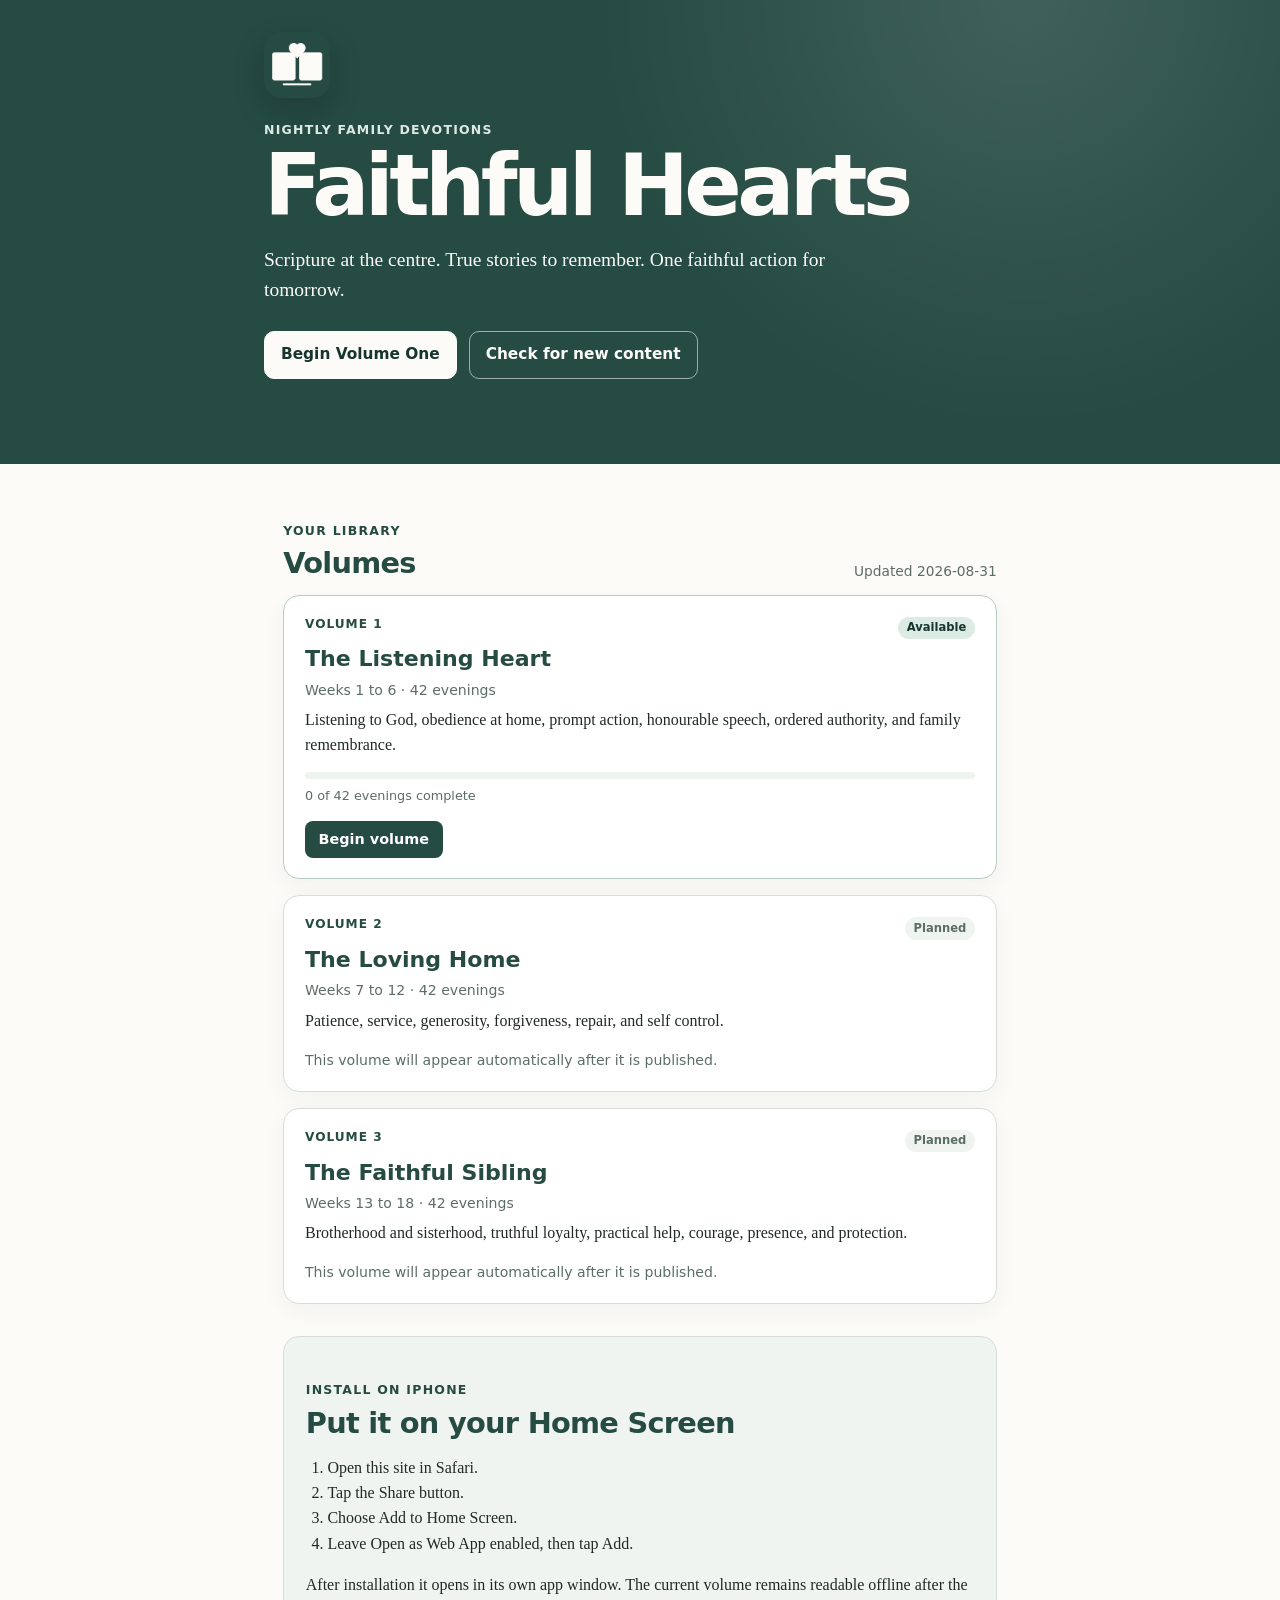
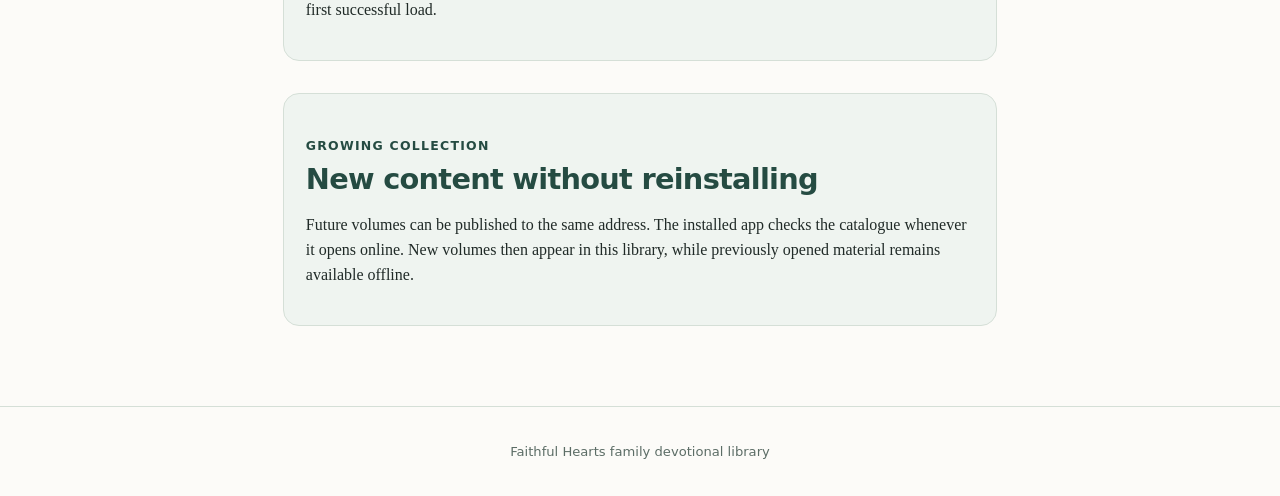
<file: index.html>
<!doctype html>
<html lang="en-CA">
<head>
  <meta charset="utf-8">
  <meta name="viewport" content="width=device-width, initial-scale=1, viewport-fit=cover">
  <meta name="theme-color" content="#254b42">
  <meta name="apple-mobile-web-app-capable" content="yes">
  <meta name="apple-mobile-web-app-status-bar-style" content="default">
  <meta name="apple-mobile-web-app-title" content="Faithful Hearts">
  <title>Faithful Hearts</title>
  <link rel="manifest" href="manifest.webmanifest">
  <link rel="apple-touch-icon" href="apple_touch_icon.png">
  <link rel="icon" href="icon_192.png" type="image/png">
  <link rel="stylesheet" href="app.css">
</head>
<body class="library_page">
  <header class="library_hero">
    <div class="library_hero_inner">
      <img class="library_logo" src="icon_192.png" alt="">
      <p class="library_eyebrow">Nightly family devotions</p>
      <h1>Faithful Hearts</h1>
      <p class="library_lead">Scripture at the centre. True stories to remember. One faithful action for tomorrow.</p>
      <div class="library_primary_actions">
        <a id="continue_button" class="primary_button" href="volume_one.html#night1">Begin Volume One</a>
        <button id="check_updates" class="secondary_button" type="button">Check for new content</button>
      </div>
      <p id="update_message" class="library_status" role="status" aria-live="polite"></p>
    </div>
  </header>

  <main class="library_main">
    <section aria-labelledby="library_heading">
      <div class="section_heading_row">
        <div>
          <p class="library_eyebrow">Your library</p>
          <h2 id="library_heading">Volumes</h2>
        </div>
        <p id="last_updated" class="library_meta"></p>
      </div>
      <div id="volume_grid" class="volume_grid"></div>
    </section>

    <section class="library_panel" id="install_panel" aria-labelledby="install_heading">
      <p class="library_eyebrow">Install on iPhone</p>
      <h2 id="install_heading">Put it on your Home Screen</h2>
      <ol>
        <li>Open this site in Safari.</li>
        <li>Tap the Share button.</li>
        <li>Choose Add to Home Screen.</li>
        <li>Leave Open as Web App enabled, then tap Add.</li>
      </ol>
      <p>After installation it opens in its own app window. The current volume remains readable offline after the first successful load.</p>
    </section>

    <section class="library_panel" aria-labelledby="updates_heading">
      <p class="library_eyebrow">Growing collection</p>
      <h2 id="updates_heading">New content without reinstalling</h2>
      <p>Future volumes can be published to the same address. The installed app checks the catalogue whenever it opens online. New volumes then appear in this library, while previously opened material remains available offline.</p>
    </section>
  </main>

  <footer class="library_footer">
    <p>Faithful Hearts family devotional library</p>
  </footer>
  <script src="app.js"></script>
</body>
</html>
</file>
<file: app.css>
:root {
  color-scheme: light;
  --ink: #202a27;
  --green: #254b42;
  --green-deep: #17352f;
  --muted: #5c6d66;
  --paper: #fcfbf8;
  --surface: #ffffff;
  --line: #d5dfd7;
  --tint: #eff4f0;
  --gold: #b78a43;
  --shadow: 0 18px 50px rgba(23, 53, 47, .10);
}
* { box-sizing: border-box; }
html { background: var(--paper); }
body { margin: 0; color: var(--ink); background: var(--paper); }
a, button { -webkit-tap-highlight-color: transparent; }
button, input { font: inherit; }

/* Library */
.library_page { font-family: Georgia, serif; min-height: 100vh; }
.library_hero {
  color: var(--paper);
  background:
    radial-gradient(circle at 80% 0%, rgba(255,255,255,.12), transparent 38%),
    var(--green);
  padding: calc(2rem + env(safe-area-inset-top)) 1.2rem 3rem;
}
.library_hero_inner { width: min(47rem, 100%); margin: 0 auto; }
.library_logo { width: 66px; height: 66px; border-radius: 18px; box-shadow: 0 12px 32px rgba(0,0,0,.18); }
.library_eyebrow { margin: 1.3rem 0 .45rem; font: 750 .78rem/1.2 system-ui, sans-serif; letter-spacing: .1em; text-transform: uppercase; }
.library_hero .library_eyebrow { color: #dce9e3; }
.library_hero h1 { margin: 0; font: 750 clamp(2.8rem, 12vw, 5.3rem)/.96 system-ui, sans-serif; letter-spacing: -.055em; }
.library_lead { max-width: 38rem; margin: 1.15rem 0 0; font-size: 1.22rem; line-height: 1.55; }
.library_primary_actions { display: flex; flex-wrap: wrap; gap: .75rem; margin-top: 1.6rem; }
.primary_button, .secondary_button {
  display: inline-flex; align-items: center; justify-content: center; min-height: 48px;
  padding: .75rem 1rem; border-radius: 10px; text-decoration: none; cursor: pointer;
  font: 700 .96rem/1 system-ui, sans-serif;
}
.primary_button { color: var(--green-deep); background: var(--paper); border: 1px solid var(--paper); }
.secondary_button { color: var(--paper); background: transparent; border: 1px solid rgba(255,255,255,.55); }
.library_status { min-height: 1.4rem; margin: .9rem 0 0; color: #dce9e3; font: .9rem/1.5 system-ui, sans-serif; }
.library_main { width: min(47rem, 100%); margin: 0 auto; padding: 2.5rem 1.2rem 5rem; }
.section_heading_row { display: flex; align-items: end; justify-content: space-between; gap: 1rem; }
.section_heading_row .library_eyebrow, .library_panel .library_eyebrow { color: var(--green); }
.library_main h2 { margin: .2rem 0 1rem; color: var(--green); font: 750 1.8rem/1.12 system-ui, sans-serif; letter-spacing: -.025em; }
.library_meta { color: var(--muted); font: .86rem/1.4 system-ui, sans-serif; }
.volume_grid { display: grid; gap: 1rem; }
.volume_card { background: var(--surface); border: 1px solid var(--line); border-radius: 16px; padding: 1.3rem; box-shadow: 0 8px 24px rgba(23,53,47,.045); }
.volume_card.available { border-color: #b8ccc2; }
.volume_card_header { display: flex; justify-content: space-between; gap: 1rem; align-items: start; }
.volume_number { color: var(--green); font: 750 .76rem/1.2 system-ui, sans-serif; letter-spacing: .08em; text-transform: uppercase; }
.volume_status { padding: .35rem .55rem; border-radius: 999px; color: var(--muted); background: var(--tint); font: 700 .72rem/1 system-ui, sans-serif; }
.volume_card.available .volume_status { color: var(--green-deep); background: #dcebe4; }
.volume_card h3 { margin: .45rem 0 .4rem; color: var(--green); font: 750 1.38rem/1.15 system-ui, sans-serif; }
.volume_card p { margin: .5rem 0; line-height: 1.55; }
.volume_card .volume_detail { color: var(--muted); font: .88rem/1.45 system-ui, sans-serif; }
.volume_actions { display: flex; flex-wrap: wrap; gap: .65rem; margin-top: 1rem; }
.volume_open { display: inline-flex; padding: .68rem .85rem; border-radius: 8px; color: white; background: var(--green); text-decoration: none; font: 700 .9rem/1 system-ui, sans-serif; }
.volume_planned { color: var(--muted); font: .88rem/1.45 system-ui, sans-serif; }
.volume_progress { margin-top: .9rem; }
.volume_progress_track { height: 7px; overflow: hidden; background: var(--tint); border-radius: 999px; }
.volume_progress_fill { height: 100%; background: var(--green); width: 0; }
.volume_progress_text { margin-top: .4rem !important; color: var(--muted); font: .8rem/1.4 system-ui, sans-serif; }
.library_panel { margin-top: 2rem; padding: 1.35rem; background: var(--tint); border: 1px solid var(--line); border-radius: 16px; }
.library_panel p, .library_panel li { line-height: 1.58; }
.library_panel ol { padding-left: 1.35rem; }
.library_footer { padding: 1.4rem 1.2rem calc(1.4rem + env(safe-area-inset-bottom)); text-align: center; color: var(--muted); border-top: 1px solid var(--line); font: .82rem/1.4 system-ui, sans-serif; }

/* Reader enhancements */
.pwa_appbar {
  position: sticky; top: 0; z-index: 100; display: grid; grid-template-columns: 1fr auto 1fr; align-items: center;
  min-height: calc(52px + env(safe-area-inset-top)); padding: env(safe-area-inset-top) max(1rem, env(safe-area-inset-right)) 0 max(1rem, env(safe-area-inset-left));
  color: white; background: rgba(37,75,66,.96); border-bottom: 1px solid rgba(255,255,255,.15); backdrop-filter: blur(18px);
  font-family: system-ui, sans-serif;
}
.pwa_library_link { justify-self: start; color: white; text-decoration: none; font-weight: 700; font-size: .9rem; }
.pwa_app_name { font-weight: 750; font-size: .92rem; }
.pwa_appbar_actions { justify-self: end; display: flex; align-items: center; gap: .4rem; }
.pwa_icon_button { width: 38px; height: 38px; border: 0; border-radius: 9px; color: white; background: rgba(255,255,255,.12); cursor: pointer; font-weight: 750; }
.pwa_contents_button { font-size: 1.25rem; line-height: 1; }
.pwa_contents_menu[hidden] { display: none; }
.pwa_contents_menu { position: fixed; inset: 0; z-index: 500; display: grid; justify-items: end; color: var(--ink); font-family: system-ui, sans-serif; }
.pwa_contents_backdrop { position: absolute; inset: 0; background: rgba(16, 39, 33, .42); }
.pwa_contents_panel { position: relative; display: flex; flex-direction: column; width: min(25rem, 88vw); height: 100%; padding: calc(1.2rem + env(safe-area-inset-top)) 1.1rem calc(1.2rem + env(safe-area-inset-bottom)); background: var(--paper); box-shadow: -12px 0 36px rgba(16,39,33,.2); }
.pwa_contents_heading { display: flex; align-items: center; justify-content: space-between; gap: 1rem; padding-bottom: 1rem; border-bottom: 1px solid var(--line); }
.pwa_contents_heading h2 { margin: 0; color: var(--green); font: 750 1.3rem/1.1 system-ui, sans-serif; }
.pwa_contents_close { min-width: 44px; min-height: 44px; border: 1px solid var(--line); border-radius: 9px; color: var(--green); background: white; cursor: pointer; font: 700 1.2rem/1 system-ui, sans-serif; }
.pwa_contents_search { display: grid; grid-template-columns: 1fr auto; gap: .5rem; padding: .9rem 0 .75rem; border-bottom: 1px solid var(--line); }
.pwa_contents_search input { min-width: 0; min-height: 44px; padding: .7rem .8rem; border: 1px solid var(--line); border-radius: 8px; color: var(--ink); background: white; font: .9rem/1.2 system-ui, sans-serif; }
.pwa_contents_search input:focus { outline: 3px solid rgba(37,75,66,.16); border-color: var(--green); }
.pwa_contents_search button { min-height: 44px; padding: .65rem .7rem; border: 1px solid var(--line); border-radius: 8px; color: var(--green); background: white; cursor: pointer; font: 700 .8rem/1 system-ui, sans-serif; }
.pwa_contents_list { overflow-y: auto; padding: .7rem .1rem 2rem; }
.pwa_contents_list h3 { margin: 1.2rem 0 .35rem; font: 750 .95rem/1.3 system-ui, sans-serif; }
.pwa_contents_list h3:first-child { margin-top: .3rem; }
.pwa_contents_list a { display: block; padding: .55rem .4rem; border-radius: 7px; color: var(--ink); text-decoration: none; font: .92rem/1.35 system-ui, sans-serif; }
.pwa_contents_list h3 a { padding: .45rem .4rem; color: var(--green); font-weight: 750; }
.pwa_contents_list a:hover, .pwa_contents_list a:focus { background: var(--tint); }
.pwa_contents_empty { margin: 1.2rem .4rem; color: var(--muted); font: .9rem/1.45 system-ui, sans-serif; }
.reader_menu_open { overflow: hidden; }
.pwa_reader_status { max-width: 46rem; margin: 0 auto 2.4rem; padding: 1rem 1.2rem; border: 1px solid var(--line); border-radius: 12px; background: white; box-shadow: 0 7px 24px rgba(23,53,47,.05); }
.pwa_progress_text { margin: 0 0 .55rem; color: var(--muted); font: 700 .83rem/1.4 system-ui, sans-serif; }
.pwa_progress_track { height: 7px; overflow: hidden; border-radius: 99px; background: var(--tint); }
.pwa_progress_fill { width: 0; height: 100%; background: var(--green); transition: width .25s ease; }
.pwa_status_actions { display: flex; align-items: center; justify-content: space-between; gap: .8rem; margin-top: .9rem; }
.pwa_text_button { border: 0; padding: .55rem 0; color: var(--muted); background: transparent; cursor: pointer; font: 650 .85rem/1 system-ui, sans-serif; }
.pwa_complete_wrap { display: flex; justify-content: flex-end; margin: 1.2rem 0 .4rem; }
.pwa_complete_button { min-height: 44px; padding: .65rem .85rem; border: 1px solid var(--green); border-radius: 8px; color: var(--green); background: white; cursor: pointer; font: 700 .88rem/1.15 system-ui, sans-serif; }
.pwa_complete_button[aria-pressed="true"] { color: white; background: var(--green); }
.night.pwa_completed { border-left: 4px solid #9dbbae; padding-left: 1rem; }
.reader_large_text { font-size: 22px !important; }
.reader_large_text main { max-width: 48rem; }
.reader_dim { --paper: #f3efe5; --surface: #f9f6ee; --tint: #e9e4d7; --line: #d4ccbb; }
@media (max-width: 520px) {
  .pwa_app_name { display: none; }
  .pwa_appbar { grid-template-columns: 1fr 1fr; }
  .pwa_appbar_actions { grid-column: 2; }
  .library_primary_actions > * { width: 100%; }
  .section_heading_row { align-items: start; flex-direction: column; }
}
@media (display-mode: standalone) {
  #install_panel { display: none; }
}
@media print {
  .pwa_appbar, .pwa_reader_status, .pwa_complete_wrap { display: none !important; }
}


.pwa_search { position: relative; margin-top: 1rem; padding-top: 1rem; border-top: 1px solid var(--line); }
.pwa_search_label { display: block; margin-bottom: .45rem; color: var(--green); font: 750 .82rem/1.2 system-ui, sans-serif; }
.pwa_search_row { display: grid; grid-template-columns: 1fr auto; gap: .55rem; }
.pwa_search_input { width: 100%; min-height: 44px; padding: .7rem .8rem; border: 1px solid var(--line); border-radius: 8px; color: var(--ink); background: var(--paper); font: .95rem/1.2 system-ui, sans-serif; }
.pwa_search_input:focus { outline: 3px solid rgba(37,75,66,.16); border-color: var(--green); }
.pwa_search_clear { min-height: 44px; padding: .65rem .75rem; border: 1px solid var(--line); border-radius: 8px; color: var(--green); background: white; cursor: pointer; font: 700 .82rem/1 system-ui, sans-serif; }
.pwa_search_results { position: absolute; left: 0; right: 0; top: calc(100% + .35rem); z-index: 120; overflow: hidden; border: 1px solid var(--line); border-radius: 10px; background: white; box-shadow: var(--shadow); }
.pwa_search_result { display: block; width: 100%; padding: .8rem .9rem; border: 0; border-bottom: 1px solid var(--line); text-align: left; color: var(--ink); background: white; cursor: pointer; }
.pwa_search_result:last-child { border-bottom: 0; }
.pwa_search_result:hover, .pwa_search_result:focus { background: var(--tint); }
.pwa_search_result strong { display: block; color: var(--green); font: 750 .9rem/1.25 system-ui, sans-serif; }
.pwa_search_result span { display: block; margin-top: .2rem; color: var(--muted); font: .78rem/1.35 system-ui, sans-serif; }
.pwa_search_empty { margin: 0; padding: .85rem; color: var(--muted); font: .85rem/1.4 system-ui, sans-serif; }
</file>
